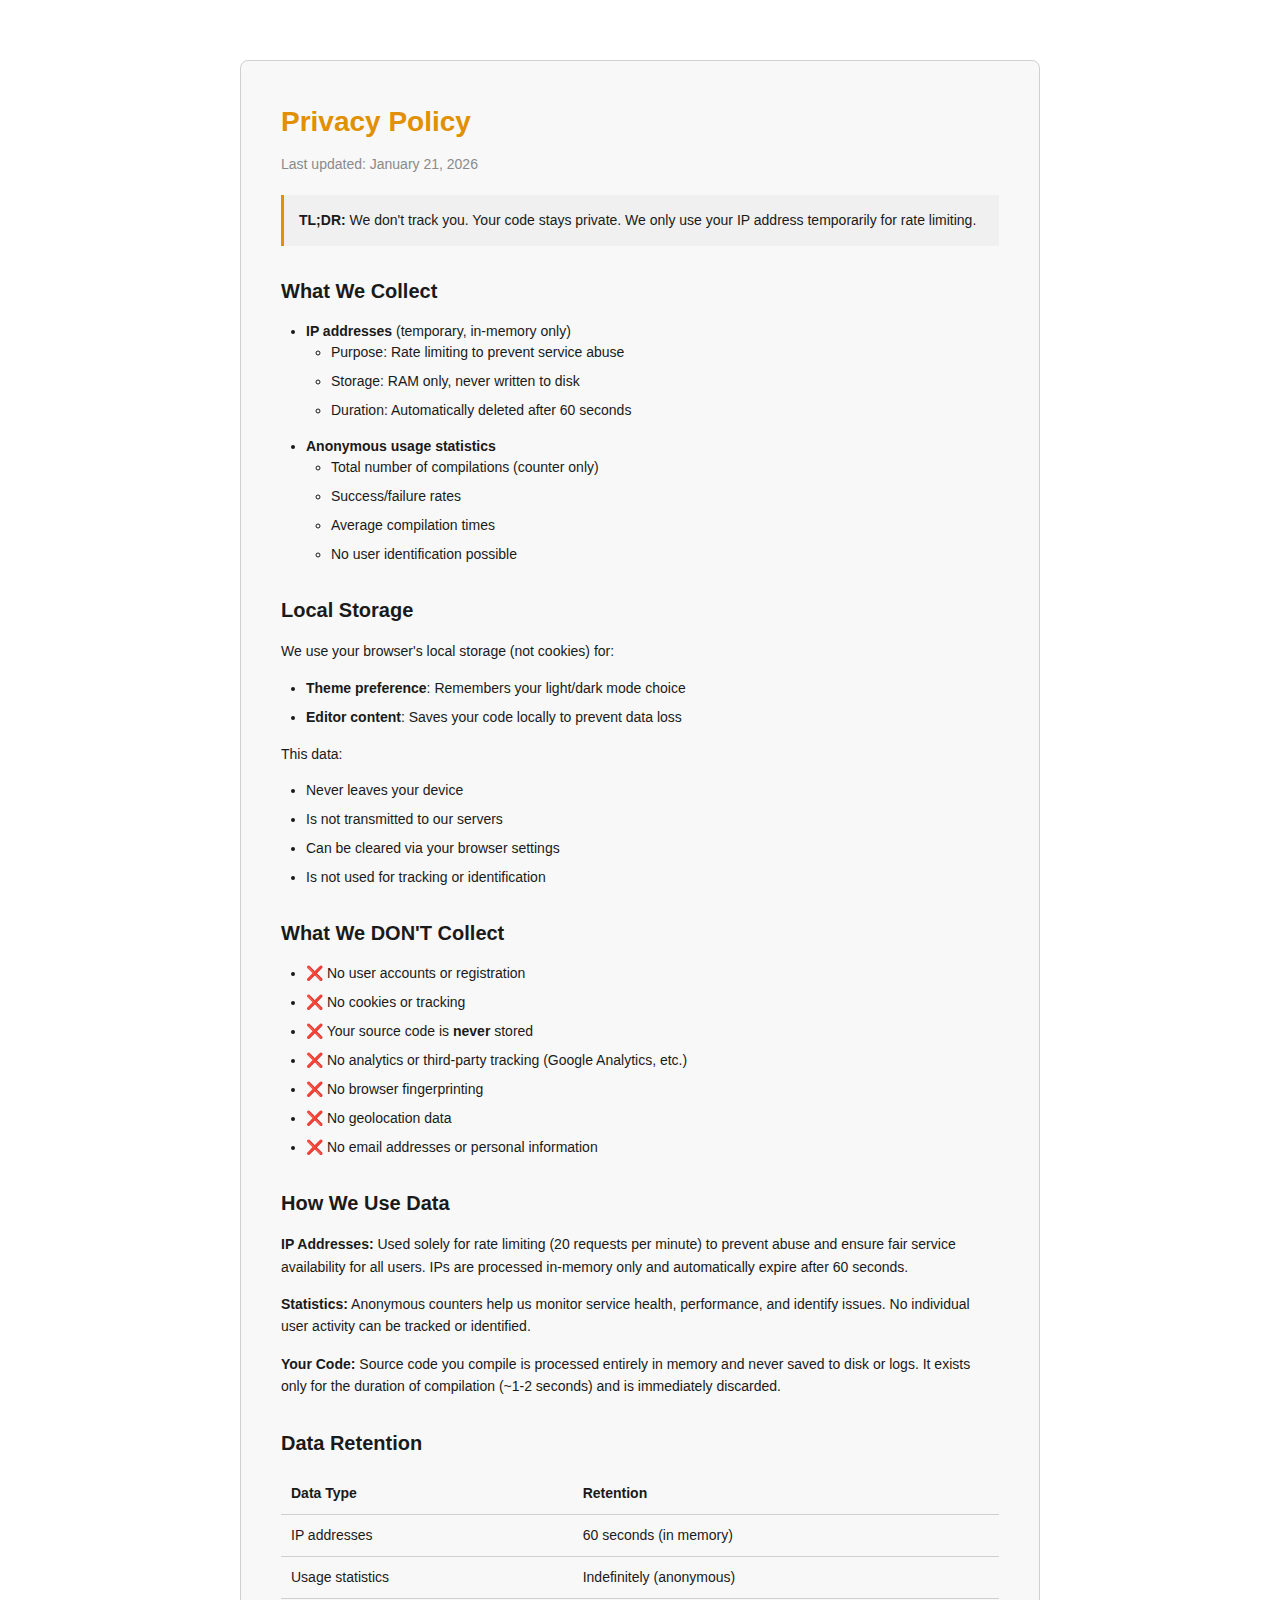
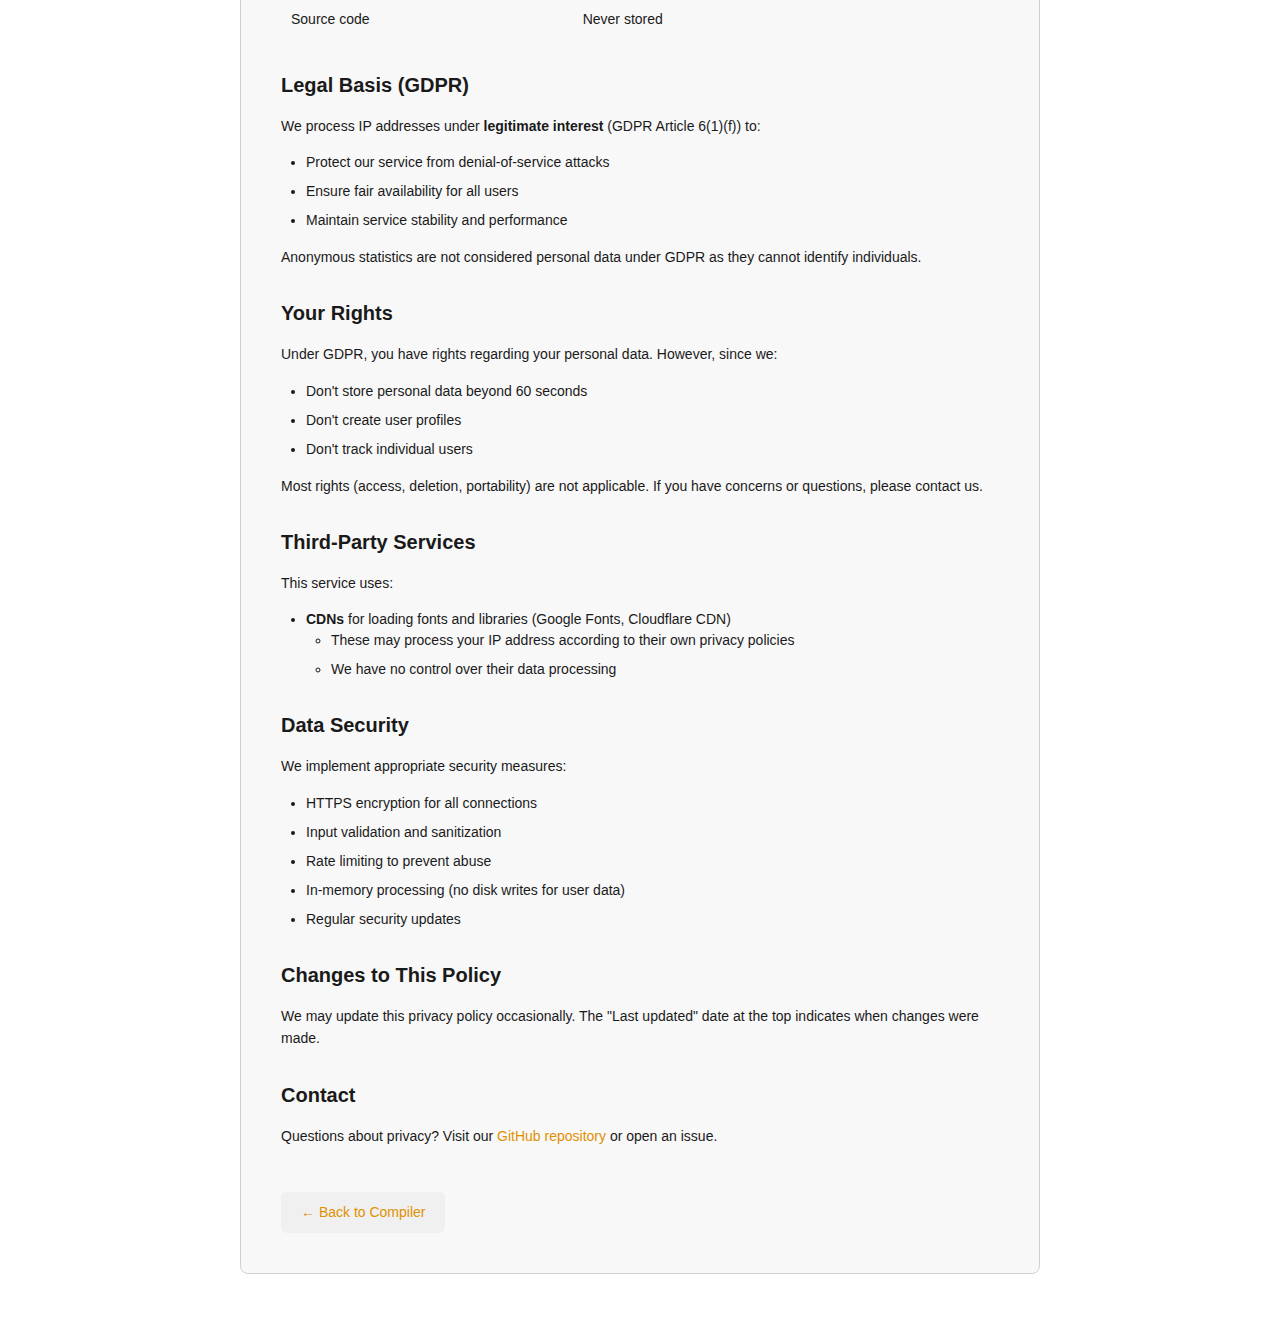
<file: frontend/privacy.html>
<!DOCTYPE html>
<html lang="en">
<head>
    <meta charset="UTF-8">
    <meta name="viewport" content="width=device-width, initial-scale=1.0">
    <title>Privacy Policy - Facto Web Compiler</title>
    <link rel="stylesheet" href="css/style.css">
    <style>
        /* Override the overflow:hidden from main stylesheet */
        html, body {
            overflow: auto !important;
            height: auto !important;
        }
        
        body {
            background: var(--bg-darkest);
            padding: 20px;
        }
        
        .privacy-container {
            max-width: 800px;
            margin: 40px auto;
            padding: 40px;
            background: var(--bg-dark);
            border-radius: var(--radius-lg);
            border: 1px solid var(--border-color);
        }
        
        .privacy-container h1 {
            color: var(--primary);
            margin-bottom: 10px;
        }
        
        .privacy-container h2 {
            color: var(--text-primary);
            margin-top: 30px;
            margin-bottom: 15px;
            font-size: 20px;
        }
        
        .privacy-container p {
            margin-bottom: 15px;
            line-height: 1.6;
        }
        
        .privacy-container ul {
            margin-bottom: 15px;
            padding-left: 25px;
        }
        
        .privacy-container li {
            margin-bottom: 8px;
        }
        
        .privacy-container a {
            color: var(--primary);
            text-decoration: none;
        }
        
        .privacy-container a:hover {
            text-decoration: underline;
        }
        
        .last-updated {
            color: var(--text-muted);
            font-size: 14px;
        }
        
        .back-link {
            display: inline-block;
            margin-top: 30px;
            padding: 10px 20px;
            background: var(--bg-medium);
            color: var(--text-primary);
            text-decoration: none;
            border-radius: var(--radius-md);
            transition: background var(--transition-fast);
        }
        
        .back-link:hover {
            background: var(--bg-light);
        }
        
        .highlight-box {
            background: var(--bg-medium);
            border-left: 3px solid var(--primary);
            padding: 15px;
            margin: 20px 0;
        }
    </style>
</head>
<body>
    <div class="privacy-container">
        <h1>Privacy Policy</h1>
        <p class="last-updated">Last updated: January 21, 2026</p>
        
        <div class="highlight-box">
            <strong>TL;DR:</strong> We don't track you. Your code stays private. We only use your IP address temporarily for rate limiting.
        </div>
        
        <h2>What We Collect</h2>
        <ul>
            <li><strong>IP addresses</strong> (temporary, in-memory only)
                <ul>
                    <li>Purpose: Rate limiting to prevent service abuse</li>
                    <li>Storage: RAM only, never written to disk</li>
                    <li>Duration: Automatically deleted after 60 seconds</li>
                </ul>
            </li>
            <li><strong>Anonymous usage statistics</strong>
                <ul>
                    <li>Total number of compilations (counter only)</li>
                    <li>Success/failure rates</li>
                    <li>Average compilation times</li>
                    <li>No user identification possible</li>
                </ul>
            </li>
        </ul>
        
        <h2>Local Storage</h2>
        <p>We use your browser's local storage (not cookies) for:</p>
        <ul>
            <li><strong>Theme preference</strong>: Remembers your light/dark mode choice</li>
            <li><strong>Editor content</strong>: Saves your code locally to prevent data loss</li>
        </ul>
        <p>This data:</p>
        <ul>
            <li>Never leaves your device</li>
            <li>Is not transmitted to our servers</li>
            <li>Can be cleared via your browser settings</li>
            <li>Is not used for tracking or identification</li>
        </ul>
        
        <h2>What We DON'T Collect</h2>
        <ul>
            <li>❌ No user accounts or registration</li>
            <li>❌ No cookies or tracking</li>
            <li>❌ Your source code is <strong>never</strong> stored</li>
            <li>❌ No analytics or third-party tracking (Google Analytics, etc.)</li>
            <li>❌ No browser fingerprinting</li>
            <li>❌ No geolocation data</li>
            <li>❌ No email addresses or personal information</li>
        </ul>
        
        <h2>How We Use Data</h2>
        <p><strong>IP Addresses:</strong> Used solely for rate limiting (20 requests per minute) to prevent abuse and ensure fair service availability for all users. IPs are processed in-memory only and automatically expire after 60 seconds.</p>
        
        <p><strong>Statistics:</strong> Anonymous counters help us monitor service health, performance, and identify issues. No individual user activity can be tracked or identified.</p>
        
        <p><strong>Your Code:</strong> Source code you compile is processed entirely in memory and never saved to disk or logs. It exists only for the duration of compilation (~1-2 seconds) and is immediately discarded.</p>
        
        <h2>Data Retention</h2>
        <table style="width: 100%; border-collapse: collapse; margin: 15px 0;">
            <tr style="border-bottom: 1px solid var(--border-color);">
                <th style="text-align: left; padding: 10px;">Data Type</th>
                <th style="text-align: left; padding: 10px;">Retention</th>
            </tr>
            <tr style="border-bottom: 1px solid var(--border-color);">
                <td style="padding: 10px;">IP addresses</td>
                <td style="padding: 10px;">60 seconds (in memory)</td>
            </tr>
            <tr style="border-bottom: 1px solid var(--border-color);">
                <td style="padding: 10px;">Usage statistics</td>
                <td style="padding: 10px;">Indefinitely (anonymous)</td>
            </tr>
            <tr>
                <td style="padding: 10px;">Source code</td>
                <td style="padding: 10px;">Never stored</td>
            </tr>
        </table>
        
        <h2>Legal Basis (GDPR)</h2>
        <p>We process IP addresses under <strong>legitimate interest</strong> (GDPR Article 6(1)(f)) to:</p>
        <ul>
            <li>Protect our service from denial-of-service attacks</li>
            <li>Ensure fair availability for all users</li>
            <li>Maintain service stability and performance</li>
        </ul>
        
        <p>Anonymous statistics are not considered personal data under GDPR as they cannot identify individuals.</p>
        
        <h2>Your Rights</h2>
        <p>Under GDPR, you have rights regarding your personal data. However, since we:</p>
        <ul>
            <li>Don't store personal data beyond 60 seconds</li>
            <li>Don't create user profiles</li>
            <li>Don't track individual users</li>
        </ul>
        <p>Most rights (access, deletion, portability) are not applicable. If you have concerns or questions, please contact us.</p>
        
        <h2>Third-Party Services</h2>
        <p>This service uses:</p>
        <ul>
            <li><strong>CDNs</strong> for loading fonts and libraries (Google Fonts, Cloudflare CDN)
                <ul>
                    <li>These may process your IP address according to their own privacy policies</li>
                    <li>We have no control over their data processing</li>
                </ul>
            </li>
        </ul>
        
        <h2>Data Security</h2>
        <p>We implement appropriate security measures:</p>
        <ul>
            <li>HTTPS encryption for all connections</li>
            <li>Input validation and sanitization</li>
            <li>Rate limiting to prevent abuse</li>
            <li>In-memory processing (no disk writes for user data)</li>
            <li>Regular security updates</li>
        </ul>
        
        <h2>Changes to This Policy</h2>
        <p>We may update this privacy policy occasionally. The "Last updated" date at the top indicates when changes were made.</p>
        
        <h2>Contact</h2>
        <p>Questions about privacy? Visit our <a href="https://github.com/Snagnar/Factompiler" target="_blank">GitHub repository</a> or open an issue.</p>
        
        <a href="index.html" class="back-link">← Back to Compiler</a>
    </div>
</body>
</html>
</file>
<file: frontend/css/style.css>
/* ===== CSS Variables ===== */
/* Dark theme (default) */
:root,
[data-theme="dark"] {
  /* Backgrounds - Warm dark greys (Factorio-inspired) */
  --bg-darkest: #1a1a1a;
  --bg-dark: #212121;
  --bg-medium: #2a2a2a;
  --bg-light: #363636;
  --bg-lighter: #454545;
  
  /* Primary - Factorio yellow/orange */
  --primary: #f5a623;
  --primary-hover: #ffbe45;
  --primary-dark: #e09000;
  --primary-glow: rgba(245, 166, 35, 0.2);
  
  /* Accents */
  --accent-green: #7cb342;
  --accent-green-dark: #558b2f;
  --accent-red: #e57373;
  --accent-red-dark: #d32f2f;
  --accent-blue: #64b5f6;
  --accent-yellow: #f5a623;
  --accent-purple: #ba68c8;
  --accent-orange: #ff8f00;
  
  /* Text - Warm tones */
  --text-primary: #f5f5f5;
  --text-secondary: #b0b0b0;
  --text-muted: #6b6b6b;
  
  /* Borders - Subtle warm */
  --border-color: #3a3a3a;
  --border-highlight: #f5a623;
  
  /* Shadows - Minimal */
  --shadow-sm: 0 1px 2px rgba(0, 0, 0, 0.4);
  --shadow-md: 0 4px 12px rgba(0, 0, 0, 0.5);
  --shadow-lg: 0 8px 24px rgba(0, 0, 0, 0.6);
  
  /* Spacing */
  --header-height: 48px;
  --footer-height: 28px;
  --panel-gap: 12px;
  --controls-width: 220px;
  
  /* Radius */
  --radius-sm: 4px;
  --radius-md: 6px;
  --radius-lg: 8px;
  
  /* Transitions */
  --transition-fast: 120ms ease;
  --transition-normal: 200ms ease;
}

/* Light theme */
[data-theme="light"] {
  /* Backgrounds - Clean light greys */
  --bg-darkest: #ffffff;
  --bg-dark: #f8f8f8;
  --bg-medium: #f0f0f0;
  --bg-light: #e8e8e8;
  --bg-lighter: #d8d8d8;
  
  /* Primary - Slightly darker for contrast on light bg */
  --primary: #e09000;
  --primary-hover: #f5a623;
  --primary-dark: #c07800;
  --primary-glow: rgba(224, 144, 0, 0.15);
  
  /* Accents - Adjusted for light background */
  --accent-green: #558b2f;
  --accent-green-dark: #33691e;
  --accent-red: #d32f2f;
  --accent-red-dark: #b71c1c;
  --accent-blue: #1976d2;
  --accent-yellow: #e09000;
  --accent-purple: #7b1fa2;
  --accent-orange: #e65100;
  
  /* Text - Dark tones */
  --text-primary: #1a1a1a;
  --text-secondary: #4a4a4a;
  --text-muted: #8a8a8a;
  
  /* Borders */
  --border-color: #d0d0d0;
  --border-highlight: #e09000;
  
  /* Shadows - Lighter */
  --shadow-sm: 0 1px 2px rgba(0, 0, 0, 0.1);
  --shadow-md: 0 4px 12px rgba(0, 0, 0, 0.15);
  --shadow-lg: 0 8px 24px rgba(0, 0, 0, 0.2);
}

/* System preference default when no explicit theme is set */
@media (prefers-color-scheme: light) {
  :root:not([data-theme]) {
    /* Backgrounds - Clean light greys */
    --bg-darkest: #ffffff;
    --bg-dark: #f8f8f8;
    --bg-medium: #f0f0f0;
    --bg-light: #e8e8e8;
    --bg-lighter: #d8d8d8;
    
    /* Primary */
    --primary: #e09000;
    --primary-hover: #f5a623;
    --primary-dark: #c07800;
    --primary-glow: rgba(224, 144, 0, 0.15);
    
    /* Accents */
    --accent-green: #558b2f;
    --accent-green-dark: #33691e;
    --accent-red: #d32f2f;
    --accent-red-dark: #b71c1c;
    --accent-blue: #1976d2;
    --accent-yellow: #e09000;
    --accent-purple: #7b1fa2;
    --accent-orange: #e65100;
    
    /* Text */
    --text-primary: #1a1a1a;
    --text-secondary: #4a4a4a;
    --text-muted: #8a8a8a;
    
    /* Borders */
    --border-color: #d0d0d0;
    --border-highlight: #e09000;
    
    /* Shadows */
    --shadow-sm: 0 1px 2px rgba(0, 0, 0, 0.1);
    --shadow-md: 0 4px 12px rgba(0, 0, 0, 0.15);
    --shadow-lg: 0 8px 24px rgba(0, 0, 0, 0.2);
  }
}

/* ===== Reset & Base ===== */
*, *::before, *::after {
  box-sizing: border-box;
  margin: 0;
  padding: 0;
}

html, body {
  height: 100%;
  overflow: hidden;
}

/* Mobile: allow scrolling */
@media (max-width: 768px) {
  html, body {
    overflow: auto;
    -webkit-overflow-scrolling: touch;
  }
}

body {
  font-family: 'Inter', -apple-system, BlinkMacSystemFont, sans-serif;
  font-size: 14px;
  line-height: 1.5;
  color: var(--text-primary);
  background-color: var(--bg-darkest);
  -webkit-font-smoothing: antialiased;
  -moz-osx-font-smoothing: grayscale;
}

/* ===== App Container ===== */
.app-container {
  display: flex;
  flex-direction: column;
  height: 100vh;
  overflow: hidden;
}

/* Mobile: allow container to scroll */
@media (max-width: 768px) {
  .app-container {
    height: auto;
    min-height: 100vh;
    overflow: visible;
  }
}

/* ===== Header ===== */
.header {
  display: flex;
  align-items: center;
  justify-content: space-between;
  height: var(--header-height);
  padding: 0 16px;
  background: var(--bg-darkest);
  border-bottom: 1px solid var(--border-color);
  flex-shrink: 0;
}

.header-left {
  display: flex;
  align-items: center;
  gap: 12px;
}

.logo {
  display: flex;
  align-items: center;
  gap: 8px;
}

.logo-icon {
  width: 22px;
  height: 22px;
  color: var(--primary);
}

.logo-text {
  font-size: 16px;
  font-weight: 600;
  color: var(--text-primary);
  letter-spacing: -0.3px;
}

.tagline {
  color: var(--text-muted);
  font-size: 12px;
  padding-left: 12px;
  border-left: 1px solid var(--border-color);
}

.header-right {
  display: flex;
  align-items: center;
  gap: 4px;
}

.backend-status {
  display: flex;
  align-items: center;
  gap: 8px;
  padding: 6px 12px;
  font-size: 12px;
  color: var(--text-secondary);
}

.status-label {
  font-weight: 500;
}

.status-indicator {
  display: flex;
  align-items: center;
  cursor: help;
}

.status-indicator .status-dot {
  width: 10px;
  height: 10px;
  border-radius: 50%;
  background: var(--text-muted);
  transition: all var(--transition-normal);
}

.status-indicator .status-dot.connected {
  background: var(--accent-green);
  box-shadow: 0 0 10px rgba(124, 179, 66, 0.6);
}

.status-indicator .status-dot.connecting {
  background: var(--accent-yellow);
  animation: pulse 1.5s ease-in-out infinite;
}

.status-indicator .status-dot.disconnected {
  background: var(--accent-red);
  box-shadow: 0 0 8px rgba(229, 115, 115, 0.5);
}

.header-separator {
  color: var(--text-muted);
  margin: 0 8px;
}

.header-link {
  display: flex;
  align-items: center;
  gap: 6px;
  color: var(--text-secondary);
  text-decoration: none;
  font-size: 12px;
  font-weight: 500;
  padding: 6px 10px;
  border-radius: var(--radius-sm);
  transition: all var(--transition-fast);
}

.header-link:hover {
  color: var(--primary);
  background: var(--bg-light);
}

.header-link svg {
  width: 16px;
  height: 16px;
}

/* ===== Main Content ===== */
.main-content {
  display: flex;
  flex: 1;
  padding: var(--panel-gap);
  gap: var(--panel-gap);
  overflow: hidden;
}

/* ===== Panels ===== */
.panel {
  display: flex;
  flex-direction: column;
  background: var(--bg-dark);
  border: 1px solid var(--border-color);
  border-radius: var(--radius-lg);
  overflow: hidden;
}

.editor-panel,
.output-panel {
  flex: 1;
  min-width: 0;
}

.panel-header {
  display: flex;
  align-items: center;
  justify-content: space-between;
  padding: 8px 12px;
  background: var(--bg-dark);
  border-bottom: 1px solid var(--border-color);
  flex-shrink: 0;
}

.panel-title {
  display: flex;
  align-items: center;
  gap: 6px;
  font-size: 11px;
  font-weight: 500;
  color: var(--text-muted);
  text-transform: uppercase;
  letter-spacing: 0.5px;
}

.panel-title svg {
  width: 14px;
  height: 14px;
  color: var(--text-muted);
}

.panel-actions {
  display: flex;
  gap: 8px;
  align-items: center;
}

.example-dropdown {
  position: relative;
}

.example-select {
  min-width: 150px;
  padding: 5px 28px 5px 10px !important;
  font-size: 11px !important;
  cursor: pointer;
}

/* ===== Editor ===== */
.editor-container {
  flex: 1;
  overflow: hidden;
}

.CodeMirror {
  height: 100% !important;
  font-family: 'JetBrains Mono', 'Fira Code', 'SF Mono', monospace;
  font-size: 13px;
  line-height: 1.65;
  background: var(--bg-darkest) !important;
}

.CodeMirror-gutters {
  background: var(--bg-darkest) !important;
  border-right: 1px solid var(--border-color) !important;
  padding-right: 8px;
}

.CodeMirror-linenumber {
  color: var(--text-muted) !important;
  font-size: 11px;
}

.CodeMirror-activeline-background {
  background: rgba(245, 166, 35, 0.05) !important;
}

.CodeMirror-selected {
  background: rgba(245, 166, 35, 0.15) !important;
}

.CodeMirror-cursor {
  border-left: 2px solid var(--primary) !important;
}

/* Syntax highlighting - Factorio-inspired (dark theme) */
.cm-s-facto .cm-keyword { color: var(--primary); font-weight: 500; }
.cm-s-facto .cm-type { color: var(--accent-orange); }
.cm-s-facto .cm-variable { color: var(--text-primary); }
.cm-s-facto .cm-variable-2 { color: #90caf9; }
.cm-s-facto .cm-string { color: var(--accent-green); }
.cm-s-facto .cm-string-2 { color: var(--accent-green); }
.cm-s-facto .cm-number { color: #ffcc80; }
.cm-s-facto .cm-comment { color: var(--text-muted); font-style: italic; }
.cm-s-facto .cm-operator { color: var(--text-secondary); }
.cm-s-facto .cm-builtin { color: #ce93d8; }
.cm-s-facto .cm-property { color: #90caf9; }
.cm-s-facto .cm-punctuation { color: var(--text-muted); }
.cm-s-facto .cm-bracket { color: var(--text-secondary); }
.cm-s-facto .cm-error { color: var(--accent-red); }

/* Syntax highlighting - Light theme */
.cm-s-facto-light .cm-keyword { color: #c75000; font-weight: 500; }
.cm-s-facto-light .cm-type { color: #bf5600; }
.cm-s-facto-light .cm-variable { color: #1a1a1a; }
.cm-s-facto-light .cm-variable-2 { color: #1565c0; }
.cm-s-facto-light .cm-string { color: #2e7d32; }
.cm-s-facto-light .cm-string-2 { color: #2e7d32; }
.cm-s-facto-light .cm-number { color: #e65100; }
.cm-s-facto-light .cm-comment { color: #757575; font-style: italic; }
.cm-s-facto-light .cm-operator { color: #37474f; }
.cm-s-facto-light .cm-builtin { color: #7b1fa2; }
.cm-s-facto-light .cm-property { color: #1565c0; }
.cm-s-facto-light .cm-punctuation { color: #757575; }
.cm-s-facto-light .cm-bracket { color: #37474f; }
.cm-s-facto-light .cm-error { color: #c62828; }

/* Light theme CodeMirror overrides */
[data-theme="light"] .CodeMirror {
  background: #ffffff !important;
}

[data-theme="light"] .CodeMirror-gutters {
  background: #f8f8f8 !important;
  border-right: 1px solid #d0d0d0 !important;
}

[data-theme="light"] .CodeMirror-linenumber {
  color: #8a8a8a !important;
}

[data-theme="light"] .CodeMirror-activeline-background {
  background: rgba(224, 144, 0, 0.08) !important;
}

[data-theme="light"] .CodeMirror-selected {
  background: rgba(224, 144, 0, 0.2) !important;
}

[data-theme="light"] .CodeMirror-cursor {
  border-left: 2px solid #e09000 !important;
}

/* ===== Controls Panel ===== */
.controls-panel {
  display: flex;
  flex-direction: column;
  width: var(--controls-width);
  flex-shrink: 0;
}

.options-section {
  background: var(--bg-dark);
  border: 1px solid var(--border-color);
  border-radius: var(--radius-lg);
  padding: 14px;
  margin-bottom: 12px;
}

.options-title {
  font-size: 10px;
  font-weight: 500;
  color: var(--text-muted);
  text-transform: uppercase;
  letter-spacing: 0.5px;
  margin-bottom: 14px;
}

.option-group {
  margin-bottom: 14px;
}

.option-group:last-child {
  margin-bottom: 0;
}

.option-label {
  display: block;
  font-size: 12px;
  font-weight: 500;
  color: var(--text-secondary);
  margin-bottom: 6px;
}

.option-input,
.option-select {
  width: 100%;
  padding: 7px 10px;
  font-size: 12px;
  font-family: inherit;
  color: var(--text-primary);
  background: var(--bg-darkest);
  border: 1px solid var(--border-color);
  border-radius: var(--radius-sm);
  transition: all var(--transition-fast);
}

.option-input:focus,
.option-select:focus {
  outline: none;
  border-color: var(--primary);
}

.option-input::placeholder {
  color: var(--text-muted);
}

.option-select {
  cursor: pointer;
  appearance: none;
  background-image: url("data:image/svg+xml,%3Csvg xmlns='http://www.w3.org/2000/svg' width='16' height='16' viewBox='0 0 24 24' fill='none' stroke='%23737373' stroke-width='2'%3E%3Cpolyline points='6 9 12 15 18 9'%3E%3C/polyline%3E%3C/svg%3E");
  background-repeat: no-repeat;
  background-position: right 8px center;
  padding-right: 32px;
}

/* Checkboxes */
.option-checkbox {
  margin-top: 16px;
}

.checkbox-label {
  display: flex;
  align-items: center;
  gap: 10px;
  cursor: pointer;
  font-size: 13px;
  color: var(--text-secondary);
  user-select: none;
}

.checkbox-label input {
  position: absolute;
  opacity: 0;
  width: 0;
  height: 0;
}

.checkbox-custom {
  width: 16px;
  height: 16px;
  background: var(--bg-darkest);
  border: 1px solid var(--border-color);
  border-radius: var(--radius-sm);
  transition: all var(--transition-fast);
  position: relative;
}

.checkbox-label input:checked + .checkbox-custom {
  background: var(--primary);
  border-color: var(--primary);
}

.checkbox-custom::after {
  content: '';
  position: absolute;
  display: none;
  left: 5px;
  top: 2px;
  width: 4px;
  height: 8px;
  border: solid var(--bg-darkest);
  border-width: 0 2px 2px 0;
  transform: rotate(45deg);
}

.checkbox-label input:checked + .checkbox-custom::after {
  display: block;
}

.checkbox-label:hover .checkbox-custom {
  border-color: var(--primary);
}

/* ===== Buttons ===== */
.btn {
  display: inline-flex;
  align-items: center;
  justify-content: center;
  gap: 8px;
  padding: 10px 16px;
  font-size: 13px;
  font-weight: 500;
  font-family: inherit;
  border: none;
  border-radius: 6px;
  cursor: pointer;
  transition: all var(--transition-fast);
  white-space: nowrap;
}

.btn:disabled {
  opacity: 0.5;
  cursor: not-allowed;
}

.btn-small {
  padding: 6px 10px;
  font-size: 12px;
}

.btn-primary {
  color: var(--bg-darkest);
  background: var(--primary);
  font-weight: 600;
}

.btn-primary:hover:not(:disabled) {
  background: var(--primary-hover);
}

.btn-primary:active:not(:disabled) {
  background: var(--primary-dark);
}

.btn-secondary {
  color: var(--text-secondary);
  background: transparent;
  border: 1px solid var(--border-color);
}

.btn-secondary:hover:not(:disabled) {
  color: var(--text-primary);
  background: var(--bg-light);
  border-color: var(--bg-lighter);
}

.btn-compile {
  width: 100%;
  padding: 12px 16px;
  font-size: 13px;
  font-weight: 600;
  letter-spacing: 0.01em;
  position: relative;
  gap: 10px;
}

.btn-compile .btn-icon {
  width: 16px;
  height: 16px;
}

.btn-compile .btn-spinner {
  display: none;
}

.btn-compile.compiling .btn-icon {
  display: none;
}

.btn-compile.compiling .btn-spinner {
  display: flex;
}

.status-dot {
  width: 6px;
  height: 6px;
  border-radius: 50%;
  background: var(--text-muted);
  transition: all var(--transition-fast);
}

.status-dot.connected {
  background: var(--accent-green);
  box-shadow: 0 0 8px rgba(124, 179, 66, 0.5);
}

.status-dot.connecting {
  background: var(--accent-yellow);
  animation: pulse 1.5s ease-in-out infinite;
}

.status-dot.disconnected {
  background: var(--accent-red);
}

@keyframes pulse {
  0%, 100% { opacity: 1; }
  50% { opacity: 0.4; }
}

.btn-spinner {
  display: flex;
}

.spinner {
  width: 18px;
  height: 18px;
  border: 2px solid var(--bg-dark);
  border-top-color: transparent;
  border-radius: 50%;
  animation: spin 0.8s linear infinite;
}

@keyframes spin {
  to { transform: rotate(360deg); }
}

.keyboard-hint {
  display: flex;
  align-items: center;
  justify-content: center;
  gap: 4px;
  margin-top: 12px;
  font-size: 11px;
  color: var(--text-muted);
}

kbd {
  display: inline-flex;
  align-items: center;
  justify-content: center;
  min-width: 18px;
  padding: 2px 5px;
  font-family: inherit;
  font-size: 9px;
  color: var(--text-muted);
  background: var(--bg-medium);
  border: 1px solid var(--border-color);
  border-radius: var(--radius-sm);
}

/* ===== Output Panel ===== */
.panel-tabs {
  display: flex;
  gap: 4px;
}

.tab-btn {
  padding: 5px 12px;
  font-size: 11px;
  font-weight: 500;
  font-family: inherit;
  color: var(--text-muted);
  background: transparent;
  border: none;
  border-radius: var(--radius-sm);
  cursor: pointer;
  transition: all var(--transition-fast);
}

.tab-btn:hover {
  color: var(--text-secondary);
  background: var(--bg-light);
}

.tab-btn.active {
  color: var(--text-primary);
  background: var(--bg-light);
}

.output-content {
  flex: 1;
  overflow: hidden;
  position: relative;
}

.output-tab {
  display: none;
  position: absolute;
  inset: 0;
  overflow: auto;
}

.output-tab.active {
  display: flex;
  flex-direction: column;
}

/* Log output */
.log-container {
  flex: 1;
  padding: 12px 14px;
  font-family: 'JetBrains Mono', monospace;
  font-size: 11px;
  line-height: 1.7;
  overflow: auto;
}

.log-placeholder {
  color: var(--text-muted);
  font-style: italic;
}

.log-line {
  margin: 2px 0;
  word-break: break-all;
}

.log-line.log-error {
  color: var(--accent-red);
}

.log-line.log-warning {
  color: var(--accent-yellow);
}

.log-line.log-info {
  color: var(--text-secondary);
}

.log-line.log-success {
  color: var(--accent-green);
}

.log-line.log-status {
  color: var(--primary);
  font-weight: 500;
}

/* Blueprint output */
.blueprint-container {
  flex: 1;
  display: flex;
  flex-direction: column;
  padding: 16px;
}

.blueprint-status {
  flex: 1;
  display: flex;
  flex-direction: column;
  align-items: center;
  justify-content: center;
  text-align: center;
  color: var(--text-muted);
}

.blueprint-status.hidden {
  display: none;
}

.blueprint-status svg {
  margin-bottom: 16px;
  opacity: 0.3;
}

.blueprint-status p {
  margin: 4px 0;
}

.blueprint-output {
  flex: 1;
  display: none;
  flex-direction: column;
  gap: 12px;
}

.blueprint-output.visible {
  display: flex;
}

.blueprint-output textarea {
  flex: 1;
  width: 100%;
  padding: 12px;
  font-family: 'JetBrains Mono', monospace;
  font-size: 10px;
  line-height: 1.5;
  color: var(--text-secondary);
  background: var(--bg-darkest);
  border: 1px solid var(--border-color);
  border-radius: var(--radius-md);
  resize: none;
}

.blueprint-output textarea:focus {
  outline: none;
  border-color: var(--primary);
}

.blueprint-actions {
  display: flex;
  gap: 8px;
}

.text-muted {
  color: var(--text-muted);
  font-size: 12px;
}

/* ===== Footer ===== */
.footer {
  display: flex;
  align-items: center;
  justify-content: center;
  gap: 8px;
  height: var(--footer-height);
  padding: 0 16px;
  font-size: 10px;
  color: var(--text-muted);
  background: var(--bg-darkest);
  border-top: 1px solid var(--border-color);
  flex-shrink: 0;
}

.footer a {
  color: var(--primary);
  text-decoration: none;
  transition: color var(--transition-fast);
}

.footer a:hover {
  color: var(--primary-hover);
  text-decoration: underline;
}

.separator {
  color: var(--border-color);
}

/* ===== Toast Notifications ===== */
#toast-container {
  position: fixed;
  bottom: 20px;
  right: 20px;
  z-index: 1000;
  display: flex;
  flex-direction: column;
  gap: 8px;
}

.toast {
  display: flex;
  align-items: center;
  gap: 10px;
  padding: 10px 14px;
  background: var(--bg-medium);
  border: 1px solid var(--border-color);
  border-radius: var(--radius-md);
  box-shadow: var(--shadow-lg);
  animation: slideIn 0.2s ease;
  backdrop-filter: blur(8px);
}

@keyframes slideIn {
  from {
    opacity: 0;
    transform: translateX(100%);
  }
  to {
    opacity: 1;
    transform: translateX(0);
  }
}

.toast.toast-success {
  border-color: var(--accent-green-dark);
}

.toast.toast-success .toast-icon {
  color: var(--accent-green);
}

.toast.toast-error {
  border-color: var(--accent-red-dark);
}

.toast.toast-error .toast-icon {
  color: var(--accent-red);
}

.toast-message {
  font-size: 13px;
  color: var(--text-primary);
}

/* Warning toast style */
.toast.toast-warning {
  border-color: var(--accent-yellow);
}

.toast.toast-warning .toast-icon {
  color: var(--accent-yellow);
}

/* ===== Theme Toggle ===== */
#theme-toggle {
  background: none;
  border: none;
  cursor: pointer;
}

.theme-icon-dark,
.theme-icon-light {
  width: 18px;
  height: 18px;
  transition: opacity var(--transition-fast);
}

.theme-icon-dark.hidden,
.theme-icon-light.hidden {
  display: none;
}

/* ===== Mobile Accordion ===== */
.accordion-wrapper {
  width: 100%;
}

.accordion-toggle {
  display: none;
  width: 100%;
  padding: 12px 14px;
  font-size: 13px;
  font-weight: 500;
  font-family: inherit;
  color: var(--text-primary);
  background: var(--bg-dark);
  border: 1px solid var(--border-color);
  border-radius: var(--radius-lg);
  cursor: pointer;
  transition: all var(--transition-fast);
  align-items: center;
  justify-content: space-between;
}

.accordion-toggle:hover {
  background: var(--bg-medium);
}

.accordion-chevron {
  width: 16px;
  height: 16px;
  color: var(--text-muted);
  transition: transform var(--transition-normal);
}

.accordion-toggle.expanded .accordion-chevron {
  transform: rotate(180deg);
}

.accordion-content {
  transition: max-height 0.3s ease, opacity 0.3s ease, padding 0.3s ease;
}

/* ===== Confirmation Modal ===== */
.modal {
  position: fixed;
  inset: 0;
  z-index: 1000;
  display: flex;
  align-items: center;
  justify-content: center;
}

.modal.hidden {
  display: none;
}

.modal-backdrop {
  position: absolute;
  inset: 0;
  background: rgba(0, 0, 0, 0.6);
  backdrop-filter: blur(4px);
}

.modal-content {
  position: relative;
  background: var(--bg-dark);
  border: 1px solid var(--border-color);
  border-radius: var(--radius-lg);
  padding: 24px;
  max-width: 400px;
  width: 90%;
  box-shadow: var(--shadow-lg);
  animation: modalFadeIn 0.2s ease;
}

@keyframes modalFadeIn {
  from {
    opacity: 0;
    transform: scale(0.95);
  }
  to {
    opacity: 1;
    transform: scale(1);
  }
}

.modal-title {
  color: var(--text-primary);
  font-size: 18px;
  font-weight: 600;
  margin-bottom: 12px;
}

.modal-message {
  color: var(--text-secondary);
  margin-bottom: 24px;
  line-height: 1.5;
}

.modal-actions {
  display: flex;
  gap: 12px;
  justify-content: flex-end;
}

.btn-danger {
  background: var(--accent-red);
  color: white;
}

.btn-danger:hover:not(:disabled) {
  background: var(--accent-red-dark);
}

/* ===== JSON Tab ===== */
.json-container {
  flex: 1;
  display: flex;
  flex-direction: column;
  padding: 16px;
}

.json-status {
  flex: 1;
  display: flex;
  flex-direction: column;
  align-items: center;
  justify-content: center;
  text-align: center;
  color: var(--text-muted);
}

.json-status.hidden {
  display: none;
}

.json-status svg {
  margin-bottom: 16px;
  opacity: 0.3;
}

.json-status p {
  margin: 4px 0;
}

.json-output {
  flex: 1;
  display: none;
  flex-direction: column;
  gap: 12px;
}

.json-output.visible {
  display: flex;
}

.json-output textarea {
  flex: 1;
  width: 100%;
  padding: 12px;
  font-family: 'JetBrains Mono', monospace;
  font-size: 11px;
  line-height: 1.5;
  color: var(--text-secondary);
  background: var(--bg-darkest);
  border: 1px solid var(--border-color);
  border-radius: var(--radius-md);
  resize: none;
}

.json-output textarea:focus {
  outline: none;
  border-color: var(--primary);
}

.json-actions {
  display: flex;
  gap: 8px;
}

/* ===== Responsive ===== */

/* Tablet (med-large screens) */
@media (max-width: 1200px) {
  .tagline {
    display: none;
  }
  
  :root {
    --controls-width: 200px;
  }
}

/* Tablet/Mobile transition */
@media (max-width: 900px) {
  .header-right {
    gap: 8px;
  }
  
  /* Keep "Backend:" label visible, only hide on small phones */
  
  .header-separator {
    display: none;
  }
  
  /* Replace "GitHub" text with just icon */
  .header-link svg {
    margin-right: 0;
  }
}

/* Mobile optimizations */
@media (max-width: 768px) {
  /* Stack layout vertically */
  .main-content {
    flex-direction: column;
    gap: 0;
    overflow-y: auto;
    overflow-x: hidden;
  }
  
  /* Editor panel - expands to fit content */
  .editor-panel {
    flex: none;
    height: auto;
    min-height: 300px;
    max-height: none; /* Allow expansion */
  }
  
  .editor-container {
    height: auto !important;
    min-height: 300px;
    max-height: none;
  }
  
  /* CodeMirror should auto-grow */
  .CodeMirror {
    height: auto !important;
    min-height: 300px;
  }
  
  /* Controls - full width, horizontal layout */
  .controls-panel {
    width: 100%;
    flex-direction: row;
    flex-wrap: wrap;
    gap: 12px;
    padding: 12px 0px; /* Reduced padding, closer to edges */
    border-left: none;
    border-right: none;
    border-top: 1px solid var(--border-color);
    border-bottom: 1px solid var(--border-color);
  }
  
  /* Accordion for mobile */
  .accordion-wrapper {
    width: 100%;
    min-width: 100%;
  }
  
  .accordion-toggle {
    display: flex;
    border-radius: var(--radius-lg);
  }
  
  .accordion-toggle.expanded {
    border-bottom-left-radius: 0;
    border-bottom-right-radius: 0;
    border-bottom: none;
  }
  
  .accordion-content {
    max-height: 0;
    overflow: hidden;
    opacity: 0;
    padding: 0;
    margin: 0;
    border: none;
    background: var(--bg-dark);
  }
  
  .accordion-content.expanded {
    max-height: 600px;
    overflow: visible;
    opacity: 1;
    padding: 14px;
    margin-top: 0;
    border: 1px solid var(--border-color);
    border-top: none;
    border-radius: 0 0 var(--radius-lg) var(--radius-lg);
  }
  
  /* Options in two columns */
  .options-section {
    flex: 1;
    min-width: 100%;
    margin-bottom: 0;
    display: grid;
    grid-template-columns: 1fr 1fr;
    gap: 10px; /* Reduced gap */
  }
  
  .options-title {
    grid-column: 1 / -1;
    font-size: 13px;
    margin-bottom: 2px; /* Reduced margin */
  }
  
  .option-group {
    margin-bottom: 0;
  }
  
  .option-checkbox {
    grid-column: 1 / -1;
    margin: 0; /* Remove all margin */
  }
  
  /* Reduce checkbox spacing significantly */
  .option-checkbox .checkbox-label {
    padding: 4px 0; /* Minimal padding */
    min-height: 36px; /* Smaller but still tappable */
  }
  
  /* Compile button - full width below options */
  .btn-compile {
    width: 100%;
    min-width: 100%;
    order: 10;
    padding: 14px;
  }
  
  /* Hide keyboard hint on mobile - doesn't make sense */
  .keyboard-hint {
    display: none;
  }
  
  /* Output panel - scrollable */
  .output-panel {
    flex: 1;
    min-height: 300px;
    height: auto;
  }
  
  .output-content {
    height: auto;
    min-height: 300px;
    max-height: none;
  }
  
  .log-container,
  .blueprint-container {
    height: auto;
    min-height: 280px;
  }
  
  /* Ensure blueprint is visible */
  .blueprint-container {
    display: flex;
    flex-direction: column;
  }
  
  .blueprint-output textarea {
    min-height: 200px;
    flex: 1;
  }
  
  /* Make tabs easier to tap */
  .panel-tabs .tab-btn {
    padding: 10px 20px;
    font-size: 14px;
  }
  
  /* Larger touch targets for buttons */
  .btn {
    min-height: 44px;
  }
  
  .btn-small {
    min-height: 36px;
    padding: 6px 12px;
  }
  
  /* Header adjustments */
  .header {
    flex-wrap: wrap;
    height: auto;
    min-height: var(--header-height);
    padding: 8px 12px;
  }
  
  .header-left,
  .header-right {
    flex: 1;
    min-width: 0;
  }
  
  /* Show only icons in header links on mobile, except Docs */
  .header-link {
    font-size: 0; /* Hide text */
    padding: 8px;
  }
  
  .header-link:last-child {
    font-size: 12px; /* Keep "Docs" text visible */
    padding: 6px 10px;
  }
  
  .header-link svg {
    display: block; /* Ensure SVG shows */
    width: 20px;
    height: 20px;
    margin: 0;
  }
  
  .header-link:last-child svg {
    display: none; /* Docs doesn't have an icon */
  }
  
  /* Footer */
  .footer {
    font-size: 10px;
    padding: 10px 12px;
    height: auto; /* Allow footer to expand */
    min-height: var(--footer-height);
    flex-wrap: wrap; /* Wrap items on multiple lines */
    justify-content: center;
    line-height: 1.6;
  }
  
  .footer .separator {
    margin: 0 4px;
  }
  
  /* Make footer items wrap nicely */
  .footer > span {
    white-space: nowrap;
  }
}

/* Very small mobile */
@media (max-width: 480px) {
  /* Single column options on very small screens */
  .options-section {
    grid-template-columns: 1fr;
  }
  
  .option-checkbox {
    grid-column: 1;
  }
  
  /* Smaller header */
  .logo-text {
    font-size: 14px;
  }
  
  .header-link {
    padding: 6px 8px;
  }
  
  /* Show only icons, hide text */
  .header-link {
    font-size: 0; /* Hide text */
  }
  
  .header-link svg {
    display: block; /* Keep icon */
    margin: 0;
  }
  
  /* Stack header items */
  .header {
    gap: 8px;
  }
  
  .header-left {
    flex: 0 0 auto;
  }
  
  .header-right {
    flex: 1;
    justify-content: flex-end;
    flex-wrap: wrap;
  }
  
  /* Footer stacks vertically on tiny screens */
  .footer {
    flex-direction: column;
    gap: 6px;
    text-align: center;
    padding: 12px;
  }
  
  .footer .separator {
    display: none;
  }
  
  .footer > span {
    display: block;
    width: 100%;
  }
}

/* Landscape mobile - different approach */
@media (max-width: 900px) and (orientation: landscape) and (max-height: 500px) {
  .editor-container {
    height: 35vh !important;
    min-height: 200px;
  }
  
  .output-content {
    min-height: 35vh;
  }
  
  .controls-panel {
    padding: 12px;
  }
  
  .options-section {
    gap: 8px;
  }
  
  .btn-compile {
    padding: 10px;
  }
}

/* Touch-friendly improvements for all mobile */
@media (hover: none) and (pointer: coarse) {
  /* Larger tap targets */
  .option-select,
  .option-input {
    min-height: 44px;
    font-size: 16px; /* Prevents iOS zoom */
  }
  
  .checkbox-label {
    min-height: 44px;
    padding: 12px 0;
  }
  
  /* Better touch feedback */
  .btn:active {
    transform: scale(0.98);
  }
  
  .tab-btn:active {
    transform: scale(0.95);
  }
}
</file>
